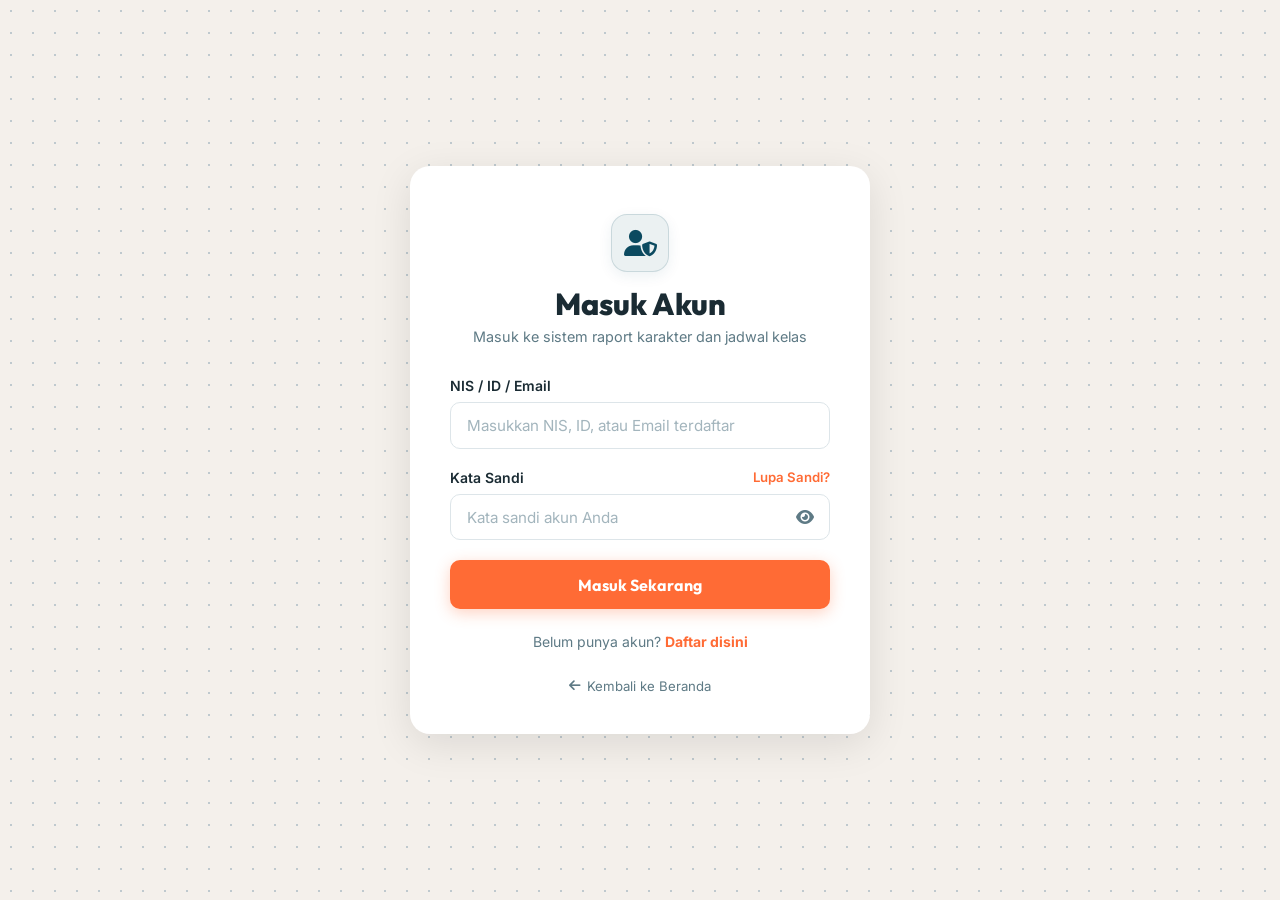
<file: login.html>
<!DOCTYPE html>
<html lang="id">
<head>
  <meta charset="UTF-8">
  <meta name="viewport" content="width=device-width, initial-scale=1.0">
  <meta name="description" content="Masuk ke sistem raport karakter dan jadwal kelas School of Character Pojok Hope.">
  <title>Login | School of Character Pojok Hope</title>

  <!-- Fonts -->
  <link rel="preconnect" href="https://fonts.googleapis.com">
  <link href="https://fonts.googleapis.com/css2?family=Inter:wght@400;500;600&family=Outfit:wght@600;700;800&display=swap" rel="stylesheet">

  <!-- FontAwesome CDN -->
  <link rel="stylesheet" href="https://cdnjs.cloudflare.com/ajax/libs/font-awesome/6.4.2/css/all.min.css">

  <!-- Favicon -->
  <link rel="icon" type="image/png" href="static/src/assets/ui/logo.png">

  <style>
    *, *::before, *::after { margin: 0; padding: 0; box-sizing: border-box; }

    :root {
      --teal-dark: #072D3B;
      --teal:      #0C4A60;
      --orange:    #FF6B35;
      --orange-hover: #E05A25;
      --cream:     #FDFBF8;
      --cream-alt: #F4F0EB;
      --text-dark: #1A2B33;
      --text-muted:#5E7A85;
      --border:    #DDE5E9;
      --font-body: 'Inter', sans-serif;
      --font-heading: 'Outfit', sans-serif;
    }

    html { scroll-behavior: smooth; }

    body {
      font-family: var(--font-body);
      background-color: var(--cream-alt);
      min-height: 100vh;
      display: flex;
      flex-direction: column;
      align-items: center;
      justify-content: center;
      padding: 2rem 1rem;
      /* Subtle dot pattern background */
      background-image: radial-gradient(circle, #BFC9CE 1px, transparent 1px);
      background-size: 22px 22px;
      -webkit-font-smoothing: antialiased;
    }

    /* ====== CARD ====== */
    .login-card {
      background: #ffffff;
      border-radius: 20px;
      box-shadow: 0 10px 40px rgba(0, 0, 0, 0.10);
      padding: 3rem 2.5rem 2.5rem;
      width: 100%;
      max-width: 460px;
    }

    /* ====== HEADER ====== */
    .login-header {
      text-align: center;
      margin-bottom: 2rem;
    }

    .lock-icon {
      font-size: 2.6rem;
      margin-bottom: 0.75rem;
      display: block;
    }

    .login-title {
      font-family: var(--font-heading);
      font-size: 1.9rem;
      font-weight: 800;
      color: var(--text-dark);
      margin-bottom: 0.3rem;
    }

    .login-subtitle {
      font-size: 0.9rem;
      color: var(--text-muted);
    }

    /* ====== ERROR ====== */
    .error-msg {
      background: #fef2f2;
      border: 1px solid #fca5a5;
      color: #dc2626;
      border-radius: 10px;
      padding: 0.75rem 1rem;
      font-size: 0.875rem;
      font-weight: 600;
      margin-bottom: 1.25rem;
      display: none;
      align-items: center;
      gap: 0.5rem;
    }

    .error-msg.visible { display: flex; }

    /* ====== FORM ====== */
    .form-group {
      margin-bottom: 1.25rem;
    }

    .form-label-row {
      display: flex;
      justify-content: space-between;
      align-items: center;
      margin-bottom: 0.5rem;
    }

    .form-label {
      font-size: 0.875rem;
      font-weight: 600;
      color: var(--text-dark);
      font-family: var(--font-body);
    }

    .forgot-link {
      font-size: 0.825rem;
      color: var(--orange);
      text-decoration: none;
      font-weight: 600;
    }

    .forgot-link:hover { text-decoration: underline; }

    .form-input {
      width: 100%;
      padding: 0.8rem 1rem;
      border-radius: 10px;
      border: 1.5px solid var(--border);
      background: #ffffff;
      color: var(--text-dark);
      font-family: var(--font-body);
      font-size: 0.95rem;
      outline: none;
      transition: border-color 0.2s, box-shadow 0.2s;
    }

    .form-input::placeholder { color: #A3B5BD; }

    .form-input:focus {
      border-color: var(--teal);
      box-shadow: 0 0 0 3px rgba(12, 74, 96, 0.1);
    }

    /* ====== BUTTON ====== */
    .btn-login {
      width: 100%;
      padding: 0.9rem 1.5rem;
      border-radius: 10px;
      border: none;
      background: var(--orange);
      color: white;
      font-family: var(--font-heading);
      font-size: 1rem;
      font-weight: 700;
      cursor: pointer;
      transition: background 0.25s, transform 0.15s, box-shadow 0.25s;
      display: flex;
      align-items: center;
      justify-content: center;
      gap: 0.5rem;
      margin-top: 0.75rem;
      box-shadow: 0 4px 15px rgba(255, 107, 53, 0.3);
    }

    .btn-login:hover {
      background: var(--orange-hover);
      box-shadow: 0 6px 20px rgba(255, 107, 53, 0.4);
      transform: translateY(-1px);
    }

    .btn-login:active { transform: scale(0.98); }

    /* ====== SPINNER ====== */
    .spinner {
      display: none;
      width: 20px;
      height: 20px;
      border: 2.5px solid rgba(255,255,255,0.4);
      border-top-color: white;
      border-radius: 50%;
      animation: spin 0.6s linear infinite;
    }

    @keyframes spin { to { transform: rotate(360deg); } }

    /* ====== REGISTER LINK ====== */
    .register-link {
      text-align: center;
      margin-top: 1.5rem;
      font-size: 0.875rem;
      color: var(--text-muted);
    }

    .register-link a {
      color: var(--orange);
      font-weight: 700;
      text-decoration: none;
    }

    .register-link a:hover { text-decoration: underline; }

    /* ====== BACK LINK ====== */
    .back-link {
      text-align: center;
      margin-top: 1.5rem;
    }

    .back-link a {
      font-size: 0.825rem;
      color: var(--text-muted);
      text-decoration: none;
      display: inline-flex;
      align-items: center;
      gap: 0.35rem;
      transition: color 0.2s;
    }

    .back-link a:hover { color: var(--teal); }

    /* ====== SHAKE ANIMATION ====== */
    @keyframes shake {
      0%, 100% { transform: translateX(0); }
      20% { transform: translateX(-8px); }
      40% { transform: translateX(8px); }
      60% { transform: translateX(-5px); }
      80% { transform: translateX(5px); }
    }

    /* ====== RESPONSIVE ====== */
    @media (max-width: 480px) {
      .login-card { padding: 2rem 1.5rem; }
      .login-title { font-size: 1.65rem; }
    }
  
    /* ====== SLEEK VECTOR BADGE ====== */
    .login-icon-badge {
      width: 58px;
      height: 58px;
      border-radius: 16px;
      background: rgba(12, 74, 96, 0.08);
      color: var(--teal);
      border: 1.5px solid rgba(12, 74, 96, 0.15);
      display: inline-flex;
      align-items: center;
      justify-content: center;
      font-size: 1.65rem;
      margin-bottom: 0.85rem;
      box-shadow: 0 4px 14px rgba(12, 74, 96, 0.08);
      transition: transform 0.25s ease;
    }

    .login-icon-badge:hover {
      transform: translateY(-2px);
    }

    /* ====== FORGOT PASSWORD MODAL ====== */
    .forgot-modal {
      position: fixed;
      inset: 0;
      z-index: 9999;
      display: flex;
      align-items: center;
      justify-content: center;
      padding: 1.25rem;
      opacity: 0;
      pointer-events: none;
      transition: opacity 0.25s ease;
    }

    .forgot-modal.active {
      opacity: 1;
      pointer-events: auto;
    }

    .forgot-modal-overlay {
      position: absolute;
      inset: 0;
      background: rgba(7, 45, 59, 0.75);
      backdrop-filter: blur(6px);
      -webkit-backdrop-filter: blur(6px);
      cursor: pointer;
    }

    .forgot-modal-card {
      position: relative;
      z-index: 10;
      background: #ffffff;
      border-radius: 20px;
      padding: 2.25rem 2rem;
      max-width: 440px;
      width: 100%;
      box-shadow: 0 20px 50px rgba(0, 0, 0, 0.25);
      transform: scale(0.95);
      transition: transform 0.25s cubic-bezier(0.16, 1, 0.3, 1);
    }

    .forgot-modal.active .forgot-modal-card {
      transform: scale(1);
    }

    .forgot-modal-close {
      position: absolute;
      top: 1rem;
      right: 1.25rem;
      background: none;
      border: none;
      font-size: 1.75rem;
      line-height: 1;
      color: var(--text-muted);
      cursor: pointer;
      transition: color 0.2s, transform 0.2s;
    }

    .forgot-modal-close:hover {
      color: var(--text-dark);
      transform: rotate(90deg);
    }

    .forgot-modal-header {
      text-align: center;
      margin-bottom: 1.5rem;
    }

    .forgot-icon-badge {
      width: 52px;
      height: 52px;
      border-radius: 14px;
      background: rgba(255, 107, 53, 0.12);
      color: var(--orange);
      display: inline-flex;
      align-items: center;
      justify-content: center;
      font-size: 1.45rem;
      margin-bottom: 0.85rem;
    }

    .forgot-modal-title {
      font-family: var(--font-heading);
      font-size: 1.35rem;
      font-weight: 800;
      color: var(--text-dark);
      margin-bottom: 0.4rem;
    }

    .forgot-modal-desc {
      font-size: 0.86rem;
      color: var(--text-muted);
      line-height: 1.55;
    }

    .btn-forgot {
      width: 100%;
      padding: 0.8rem 1.25rem;
      border-radius: 10px;
      font-family: var(--font-heading);
      font-size: 0.95rem;
      font-weight: 700;
      cursor: pointer;
      display: flex;
      align-items: center;
      justify-content: center;
      gap: 0.5rem;
      transition: all 0.2s ease;
      text-decoration: none;
      outline: none;
    }

    .btn-forgot-wa {
      background: #25D366;
      color: #ffffff;
      border: none;
      box-shadow: 0 4px 14px rgba(37, 211, 102, 0.3);
    }

    .btn-forgot-wa:hover {
      background: #20BA56;
      transform: translateY(-1px);
      box-shadow: 0 6px 18px rgba(37, 211, 102, 0.4);
    }

    .btn-forgot-mail {
      background: transparent;
      color: var(--teal);
      border: 1.5px solid var(--border);
    }

    .btn-forgot-mail:hover {
      background: rgba(12, 74, 96, 0.05);
      border-color: var(--teal);
      color: var(--teal-dark);
      transform: translateY(-1px);
    }

  </style>
</head>
<body>

  <div class="login-card" id="login-card">

    <!-- Header -->
    <div class="login-header">
      <div class="login-icon-badge">
        <i class="fas fa-user-shield"></i>
      </div>
      <h1 class="login-title">Masuk Akun</h1>
      <p class="login-subtitle">Masuk ke sistem raport karakter dan jadwal kelas</p>
    </div>

    <!-- Error Message -->
    <div class="error-msg" id="error-msg">
      <i class="fas fa-exclamation-circle"></i>
      <span>Email atau Password Salah. Coba lagi.</span>
    </div>

    <!-- Login Form -->
    <form id="login-form" onsubmit="handleLogin(event)">

      <div class="form-group">
        <div class="form-label-row">
          <label class="form-label" for="login-username">NIS / ID / Email</label>
        </div>
        <input
          type="text"
          id="login-username"
          class="form-input"
          placeholder="Masukkan NIS, ID, atau Email terdaftar"
          autocomplete="username"
          required
        >
      </div>

      <div class="form-group">
        <div class="form-label-row">
          <label class="form-label" for="login-password">Kata Sandi</label>
          <a href="#" class="forgot-link">Lupa Sandi?</a>
        </div>
        <div class="password-input-wrapper" style="position: relative; display: flex; align-items: center;">
          <input
            type="password"
            id="login-password"
            class="form-input"
            style="padding-right: 2.75rem;"
            placeholder="Kata sandi akun Anda"
            autocomplete="current-password"
            required
          >
          <i class="fas fa-eye toggle-password" id="toggle-password-icon" style="position: absolute; right: 1rem; cursor: pointer; color: var(--text-muted); font-size: 1rem; z-index: 10;" title="Tampilkan / Sembunyikan Kata Sandi"></i>
        </div>
      </div>

      <button type="submit" class="btn-login" id="btn-login-submit">
        <span id="btn-text">Masuk Sekarang</span>
        <div class="spinner" id="login-spinner"></div>
      </button>
    </form>

    <!-- Register Link -->
    <div class="register-link">
      Belum punya akun? <a href="index.html#/pendaftaran" id="daftar-link">Daftar disini</a>
    </div>

    <!-- Back to Home -->
    <div class="back-link">
      <a href="index.html"><i class="fas fa-arrow-left"></i> Kembali ke Beranda</a>
    </div>

  </div>

  <script>
    const togglePasswordIcon = document.getElementById('toggle-password-icon');
    const loginPasswordInput = document.getElementById('login-password');
    if (togglePasswordIcon && loginPasswordInput) {
      togglePasswordIcon.addEventListener('click', function () {
        const isPassword = loginPasswordInput.getAttribute('type') === 'password';
        loginPasswordInput.setAttribute('type', isPassword ? 'text' : 'password');
        this.classList.toggle('fa-eye', !isPassword);
        this.classList.toggle('fa-eye-slash', isPassword);
      });
    }
  </script>
  <script src="js/login.js"></script>
  <!-- Modal Pemulihan Kata Sandi SoC -->
  <div id="forgot-password-modal" class="forgot-modal" aria-hidden="true" style="display: none;">
    <div class="forgot-modal-overlay" id="forgot-modal-overlay"></div>
    <div class="forgot-modal-card">
      <button class="forgot-modal-close" id="forgot-modal-close" type="button" aria-label="Tutup Modal">&times;</button>
      
      <div class="forgot-modal-header">
        <div class="forgot-icon-badge">
          <i class="fas fa-key"></i>
        </div>
        <h3 class="forgot-modal-title">Bantuan Pemulihan Sandi</h3>
        <p class="forgot-modal-desc">
          Untuk menjaga keamanan akun, pengaturan ulang kata sandi dilakukan melalui verifikasi Admin / Manager Operasional School of Character.
        </p>
      </div>

      <div class="forgot-modal-body">
        <div class="form-group" style="margin-bottom: 1rem;">
          <label class="form-label" for="forgot-input-name" style="display: block; margin-bottom: 0.35rem; font-weight: 600;">Nama Lengkap Anda</label>
          <input type="text" id="forgot-input-name" class="form-input" placeholder="Contoh: Budi Santoso / Miss Dela" required>
        </div>

        <div class="form-group" style="margin-bottom: 1.5rem;">
          <label class="form-label" for="forgot-input-id" style="display: block; margin-bottom: 0.35rem; font-weight: 600;">NIS / ID / Email Terdaftar</label>
          <input type="text" id="forgot-input-id" class="form-input" placeholder="Contoh: 2026001 / dela@soc.org" required>
        </div>

        <div id="forgot-error-msg" style="display: none; color: #dc2626; font-size: 0.85rem; font-weight: 600; margin-bottom: 1rem; text-align: center;">
          <i class="fas fa-exclamation-circle"></i> Mohon lengkapi Nama dan NIS / ID / Email Anda.
        </div>

        <div class="forgot-actions" style="display: flex; flex-direction: column; gap: 0.75rem;">
          <button type="button" id="btn-forgot-whatsapp" class="btn-forgot btn-forgot-wa">
            <i class="fab fa-whatsapp"></i> Hubungi Admin/Manager via WhatsApp
          </button>
          <button type="button" id="btn-forgot-email" class="btn-forgot btn-forgot-mail">
            <i class="far fa-envelope"></i> Kirim Permintaan via Email
          </button>
        </div>
      </div>
    </div>
  </div>

</body>
</html>
</file>
